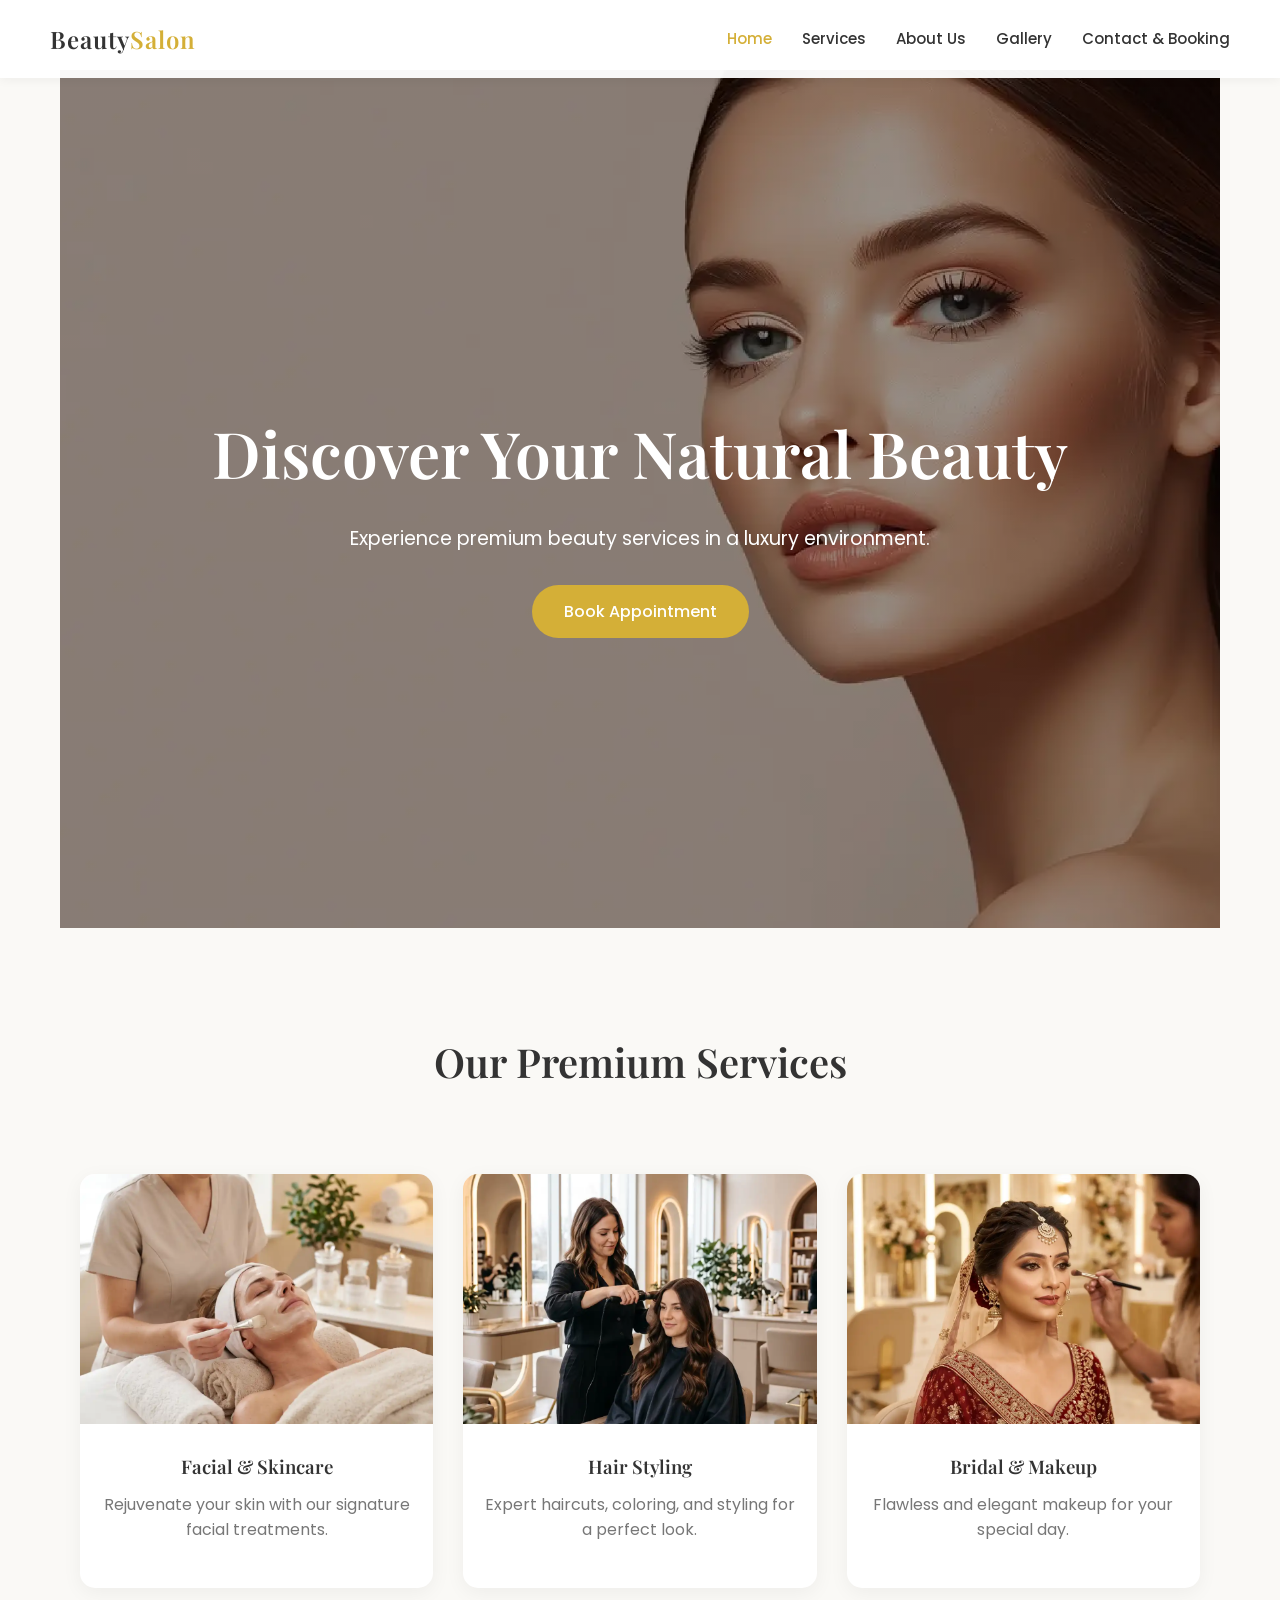
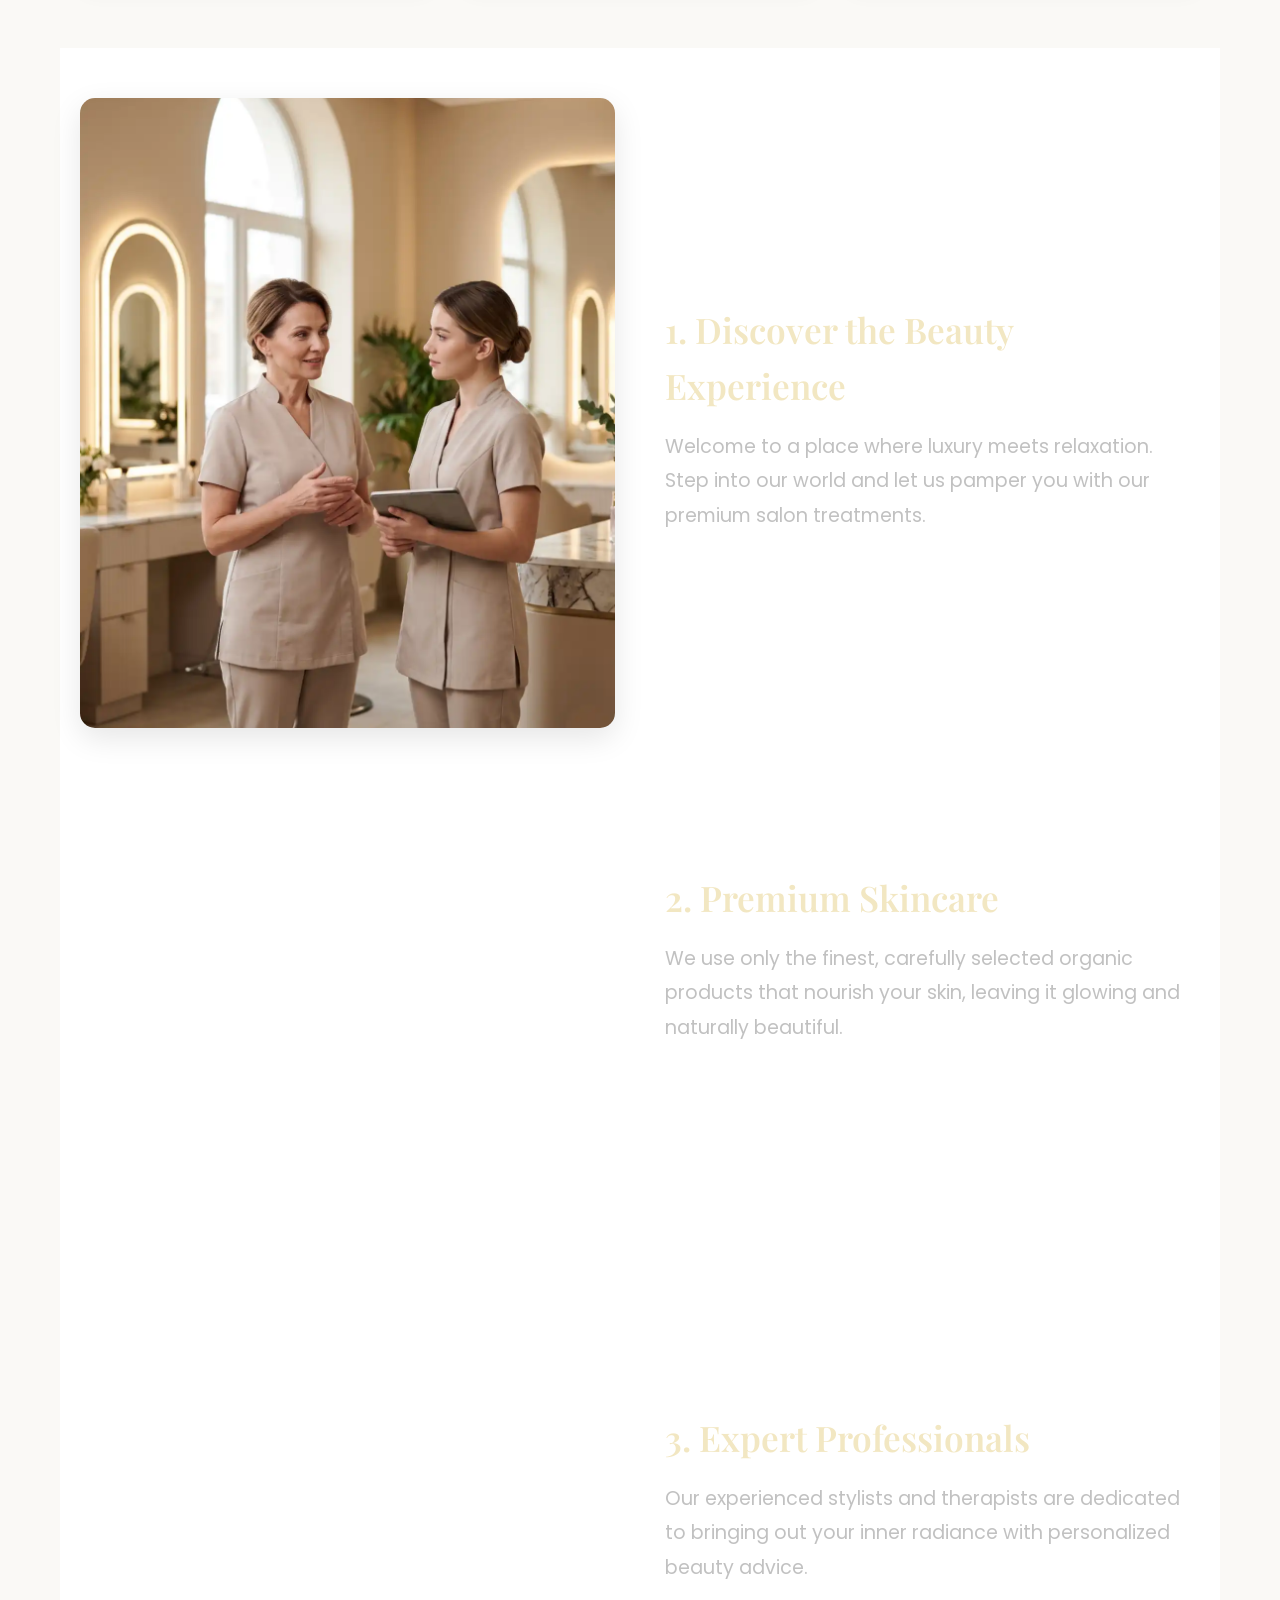
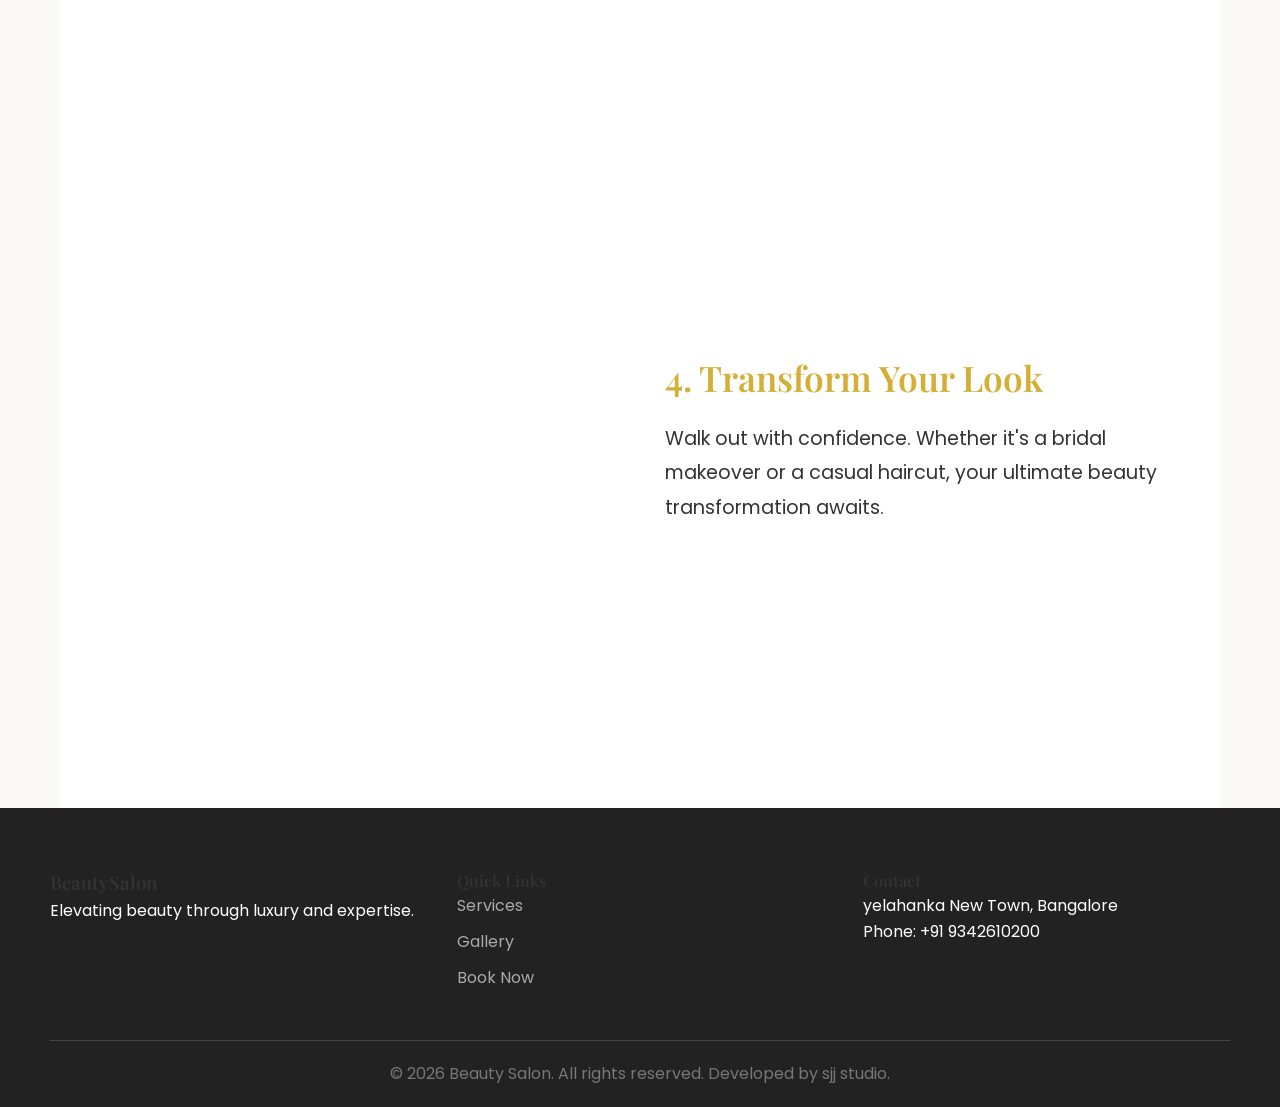
<file: index.html>
<!doctype html>
<html lang="en">
  <head>
    <meta charset="UTF-8" />
    <meta name="viewport" content="width=device-width, initial-scale=1.0" />
    <title>Luxury Beauty Parlour | Discover Your Natural Beauty</title>
    <!-- Google Fonts -->
    <link
      href="https://fonts.googleapis.com/css2?family=Playfair+Display:wght@400;600&family=Poppins:wght@300;400;500&display=swap"
      rel="stylesheet"
    />
    <!-- CSS Files -->
    <link rel="stylesheet" href="./css/style.css" />
    <link rel="stylesheet" href="./css/animations.css" />
    <link rel="stylesheet" href="./css/responsive.css" />
  </head>
  <body>
    <!-- Navigation -->
    <header class="navbar">
      <div class="logo">Beauty<span>Salon</span></div>
      <nav>
        <ul class="nav-links">
          <li><a href="index.html" class="active">Home</a></li>
          <li><a href="services.html">Services</a></li>
          <li><a href="about.html">About Us</a></li>
          <li><a href="gallery.html">Gallery</a></li>
          <li><a href="contact.html">Contact & Booking</a></li>
        </ul>
      </nav>
      <div class="hamburger"><span></span><span></span><span></span></div>
    </header>

    <main class="container">
    <!-- Hero Section (Parallax) -->
    <section class="hero parallax-bg">
      <div class="hero-content fade-in-up">
        <h1>Discover Your Natural Beauty</h1>
        <p>Experience premium beauty services in a luxury environment.</p>
        <a href="contact.html" class="btn btn-primary">Book Appointment</a>
      </div>
    </section>

    <!-- Featured Services (Scroll Reveal) -->
    <section class="featured-services reveal">
      <div class="container">
        <h2 class="section-title">Our Premium Services</h2>
        <div class="services-grid">
          <div class="service-card reveal-left">
            <img
              src="./assets/image/FacialSkincare.webp"
              alt="Facial Treatment"
            />
            <h3>Facial & Skincare</h3>
            <p>Rejuvenate your skin with our signature facial treatments.</p>
          </div>
          <div class="service-card reveal-up">
            <img
              src="./assets/image/HaircutHairstyling.webp"
              alt="Hair Styling"
            />
            <h3>Hair Styling</h3>
            <p>Expert haircuts, coloring, and styling for a perfect look.</p>
          </div>
          <div class="service-card reveal-right">
            <img
              src="./assets/image/BridalMakeup.webp"
              alt="Bridal Makeup"
            />
            <h3>Bridal & Makeup</h3>
            <p>Flawless and elegant makeup for your special day.</p>
          </div>
        </div>
      </div>
    </section>

   <!-- Scrollytelling Brand Story -->
    <section class="scrollytelling-section">
        <div class="scrollytelling-container">
            <!-- Sticky Visuals (ಎಡ ಭಾಗದಲ್ಲಿ ನಿಲ್ಲುವ ಫೋಟೋ) -->
            <div class="scrolly-visual">
                <img id="scrolly-image" src="./assets/image/TeamSectionBeautyProfessionals.webp" alt="Beauty Experience">
            </div>
            
            <!-- Scrollable Text Blocks (ಬಲ ಭಾಗದಲ್ಲಿ ಸ್ಕ್ರೋಲ್ ಆಗುವ ಟೆಕ್ಸ್ಟ್) -->
            <div class="scrolly-text">
                <div class="step" data-image="./assets/image/DiscovertheBeautyExperience.webp">
                    <h3>1. Discover the Beauty Experience</h3>
                    <p>Welcome to a place where luxury meets relaxation. Step into our world and let us pamper you with our premium salon treatments.</p>
                </div>
                <div class="step" data-image="./assets/image/FacialSkincare.webp">
                    <h3>2. Premium Skincare</h3>
                    <p>We use only the finest, carefully selected organic products that nourish your skin, leaving it glowing and naturally beautiful.</p>
                </div>
                <div class="step" data-image="./assets/image/ExpertProfessionals.webp">
                    <h3>3. Expert Professionals</h3>
                    <p>Our experienced stylists and therapists are dedicated to bringing out your inner radiance with personalized beauty advice.</p>
                </div>
                <div class="step" data-image="./assets/image/TransformYourLook.webp">
                    <h3>4. Transform Your Look</h3>
                    <p>Walk out with confidence. Whether it's a bridal makeover or a casual haircut, your ultimate beauty transformation awaits.</p>
                </div>
            </div>
        </div>
    </section>
</main>
    <!-- Footer -->
    <footer>
      <div class="footer-content">
        <div class="footer-info">
          <h3>BeautySalon</h3>
          <p>Elevating beauty through luxury and expertise.</p>
        </div>
        <div class="footer-links">
          <h4>Quick Links</h4>
          <a href="services.html">Services</a>
          <a href="gallery.html">Gallery</a>
          <a href="contact.html">Book Now</a>
        </div>
        <div class="footer-contact">
          <h4>Contact</h4>
          <p>yelahanka New Town, Bangalore</p>
          <p>Phone: +91 9342610200</p>
        </div>
      </div>
      <div class="copyright">
        <p>&copy; 2026 Beauty Salon. All rights reserved. Developed by <a href="https://www.facebook.com/share/14rMCecXwoW/?mibextid=wwXIfr">sjj studio</a>.</p>
      </div>
    </footer>

    <!-- JavaScript Files -->
    <script src="js/main.js"></script>
    <script src="js/animations.js"></script>
  </body>
</html>
</file>
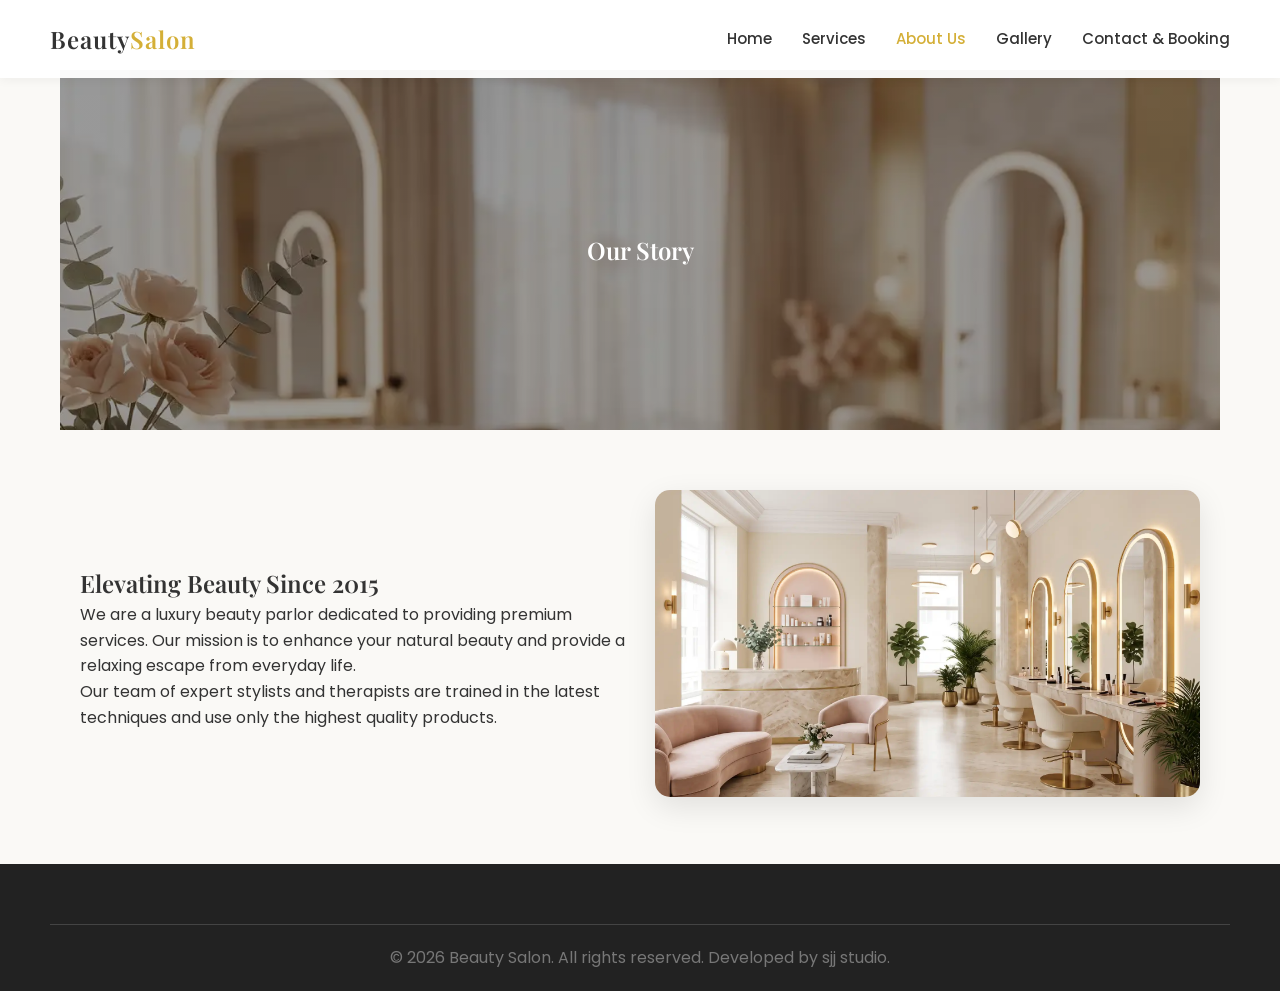
<file: about.html>
<!doctype html>
<html lang="en">
  <head>
    <meta charset="UTF-8" />
    <meta name="viewport" content="width=device-width, initial-scale=1.0" />
    <title>About Us | Luxury Beauty Parlour</title>
    <link
      href="https://fonts.googleapis.com/css2?family=Playfair+Display:wght@400;600&family=Poppins:wght@300;400;500&display=swap"
      rel="stylesheet"
    />
    <link rel="stylesheet" href="./css/style.css" />
    <link rel="stylesheet" href="./css/animations.css" />
    <link rel="stylesheet" href="./css/responsive.css" />
  </head>
  <body>
    <header class="navbar">
      <div class="logo">Beauty<span>Salon</span></div>
      <nav>
        <ul class="nav-links">
          <li><a href="index.html">Home</a></li>
          <li><a href="services.html">Services</a></li>
          <li><a href="about.html" class="active">About Us</a></li>
          <li><a href="gallery.html">Gallery</a></li>
          <li><a href="contact.html">Contact & Booking</a></li>
        </ul>
      </nav>
      <div class="hamburger"><span></span><span></span><span></span></div>
    </header>

    <main class="container">
      <section class="page-header parallax-bg">
        <h1 class="fade-in-up">Our Story</h1>
      </section>

      <section class="about-content container reveal">
        <div class="about-grid">
          <div class="about-text reveal-left">
            <h2>Elevating Beauty Since 2015</h2>
            <p>
              We are a luxury beauty parlor dedicated to providing premium
              services. Our mission is to enhance your natural beauty and
              provide a relaxing escape from everyday life.
            </p>
            <p>
              Our team of expert stylists and therapists are trained in the
              latest techniques and use only the highest quality products.
            </p>
          </div>
          <div class="about-image reveal-right">
            <img
              src="./assets/image/BeautyParlour Interior.webp"
              alt="Salon Interior"
            />
          </div>
        </div>
      </section>
    </main>
    <footer>
      <div class="copyright">
        <p>&copy; 2026 Beauty Salon. All rights reserved. Developed by <a href="https://www.facebook.com/share/14rMCecXwoW/?mibextid=wwXIfr">sjj studio</a>.</p>
      </div>
    </footer>

    <script src="js/main.js"></script>
    <script src="js/animations.js"></script>
  </body>
</html>
</file>
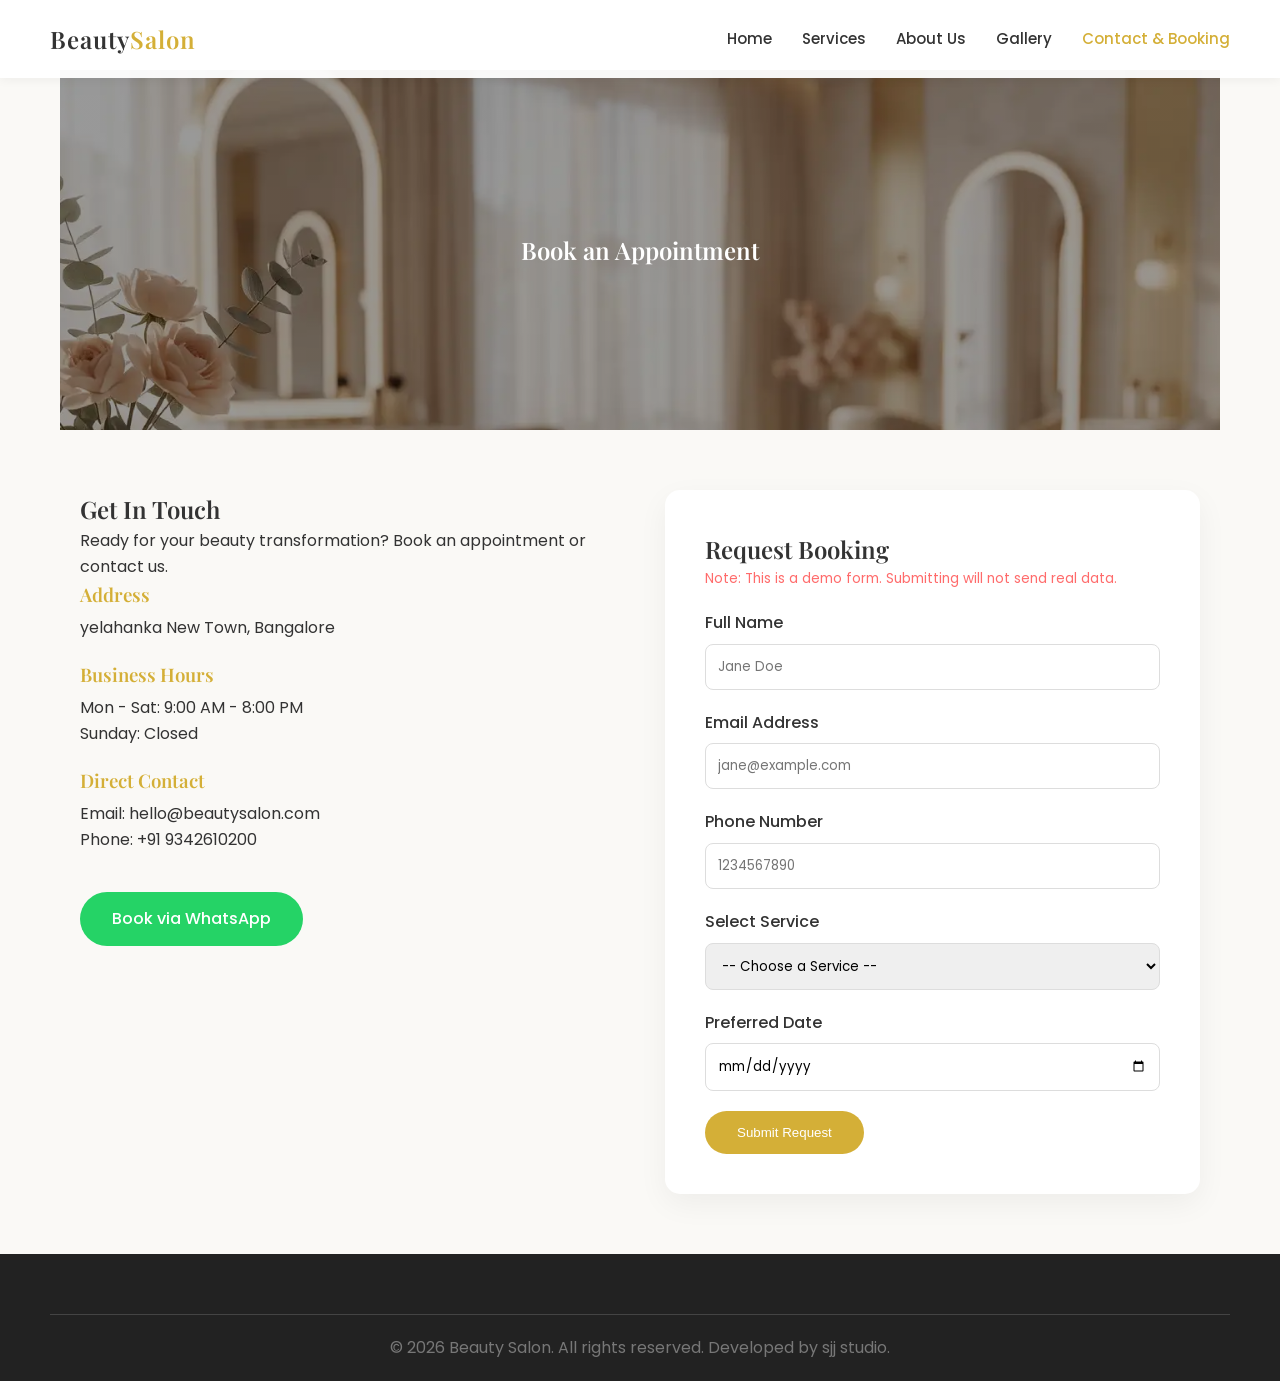
<file: contact.html>
<!doctype html>
<html lang="en">
  <head>
    <meta charset="UTF-8" />
    <meta name="viewport" content="width=device-width, initial-scale=1.0" />
    <title>Contact & Booking | Luxury Beauty Parlour</title>
    <link
      href="https://fonts.googleapis.com/css2?family=Playfair+Display:wght@400;600&family=Poppins:wght@300;400;500&display=swap"
      rel="stylesheet"
    />
    <link rel="stylesheet" href="./css/style.css" />
    <link rel="stylesheet" href="./css/animations.css" />
    <link rel="stylesheet" href="./css/responsive.css" />
  </head>
  <body>
    <header class="navbar">
      <div class="logo">Beauty<span>Salon</span></div>
      <nav>
        <ul class="nav-links">
          <li><a href="index.html">Home</a></li>
          <li><a href="services.html">Services</a></li>
          <li><a href="about.html">About Us</a></li>
          <li><a href="gallery.html">Gallery</a></li>
          <li><a href="contact.html" class="active">Contact & Booking</a></li>
        </ul>
      </nav>
      <div class="hamburger"><span></span><span></span><span></span></div>
    </header>

    <main class="container">
      <section class="page-header parallax-bg">
        <h1 class="fade-in-up">Book an Appointment</h1>
      </section>

      <section class="contact-section container reveal">
        <div class="contact-grid">
          <div class="contact-info reveal-left">
            <h2>Get In Touch</h2>
            <p>
              Ready for your beauty transformation? Book an appointment or
              contact us.
            </p>
            <div class="info-block">
              <h3>Address</h3>
              <p>yelahanka New Town, Bangalore</p>
            </div>
            <div class="info-block">
              <h3>Business Hours</h3>
              <p>Mon - Sat: 9:00 AM - 8:00 PM<br />Sunday: Closed</p>
            </div>
            <div class="info-block">
              <h3>Direct Contact</h3>
              <p>Email: hello@beautysalon.com<br />Phone: +91 9342610200</p>
            </div>
            <a
              href="https://wa.me/919342610200"
              target="_blank"
              class="btn btn-whatsapp"
              >Book via WhatsApp</a
            >
          </div>

          <div class="booking-form reveal-right">
            <h2>Request Booking</h2>
            <p class="form-notice">
              Note: This is a demo form. Submitting will not send real data.
            </p>
            <form id="appointmentForm">
              <div class="input-group">
                <label for="name">Full Name</label>
                <input type="text" id="name" required placeholder="Jane Doe" />
              </div>
              <div class="input-group">
                <label for="email">Email Address</label>
                <input
                  type="email"
                  id="email"
                  required
                  placeholder="jane@example.com"
                />
              </div>
              <div class="input-group">
                <label for="phone">Phone Number</label>
                <input
                  type="tel"
                  id="phone"
                  required
                  placeholder="1234567890"
                />
              </div>
              <div class="input-group">
                <label for="service">Select Service</label>
                <select id="service" required>
                  <option value="">-- Choose a Service --</option>
                  <option value="haircut">Haircut & Styling</option>
                  <option value="coloring">Hair Coloring</option>
                  <option value="facial">Facial & Skincare</option>
                  <option value="bridal">Bridal Makeup</option>
                </select>
              </div>
              <div class="input-group">
                <label for="date">Preferred Date</label>
                <input type="date" id="date" required />
              </div>
              <button type="submit" class="btn btn-primary">
                Submit Request
              </button>
              <div id="formMessage" class="hidden"></div>
            </form>
          </div>
        </div>
      </section>
    </main>
    <footer>
      <div class="copyright">
        <p>&copy; 2026 Beauty Salon. All rights reserved. Developed by <a href="https://www.facebook.com/share/14rMCecXwoW/?mibextid=wwXIfr">sjj studio</a>.</p>
      </div>
    </footer>

    <script src="js/main.js"></script>
    <script src="js/animations.js"></script>
    <script src="js/booking.js"></script>
  </body>
</html>
</file>
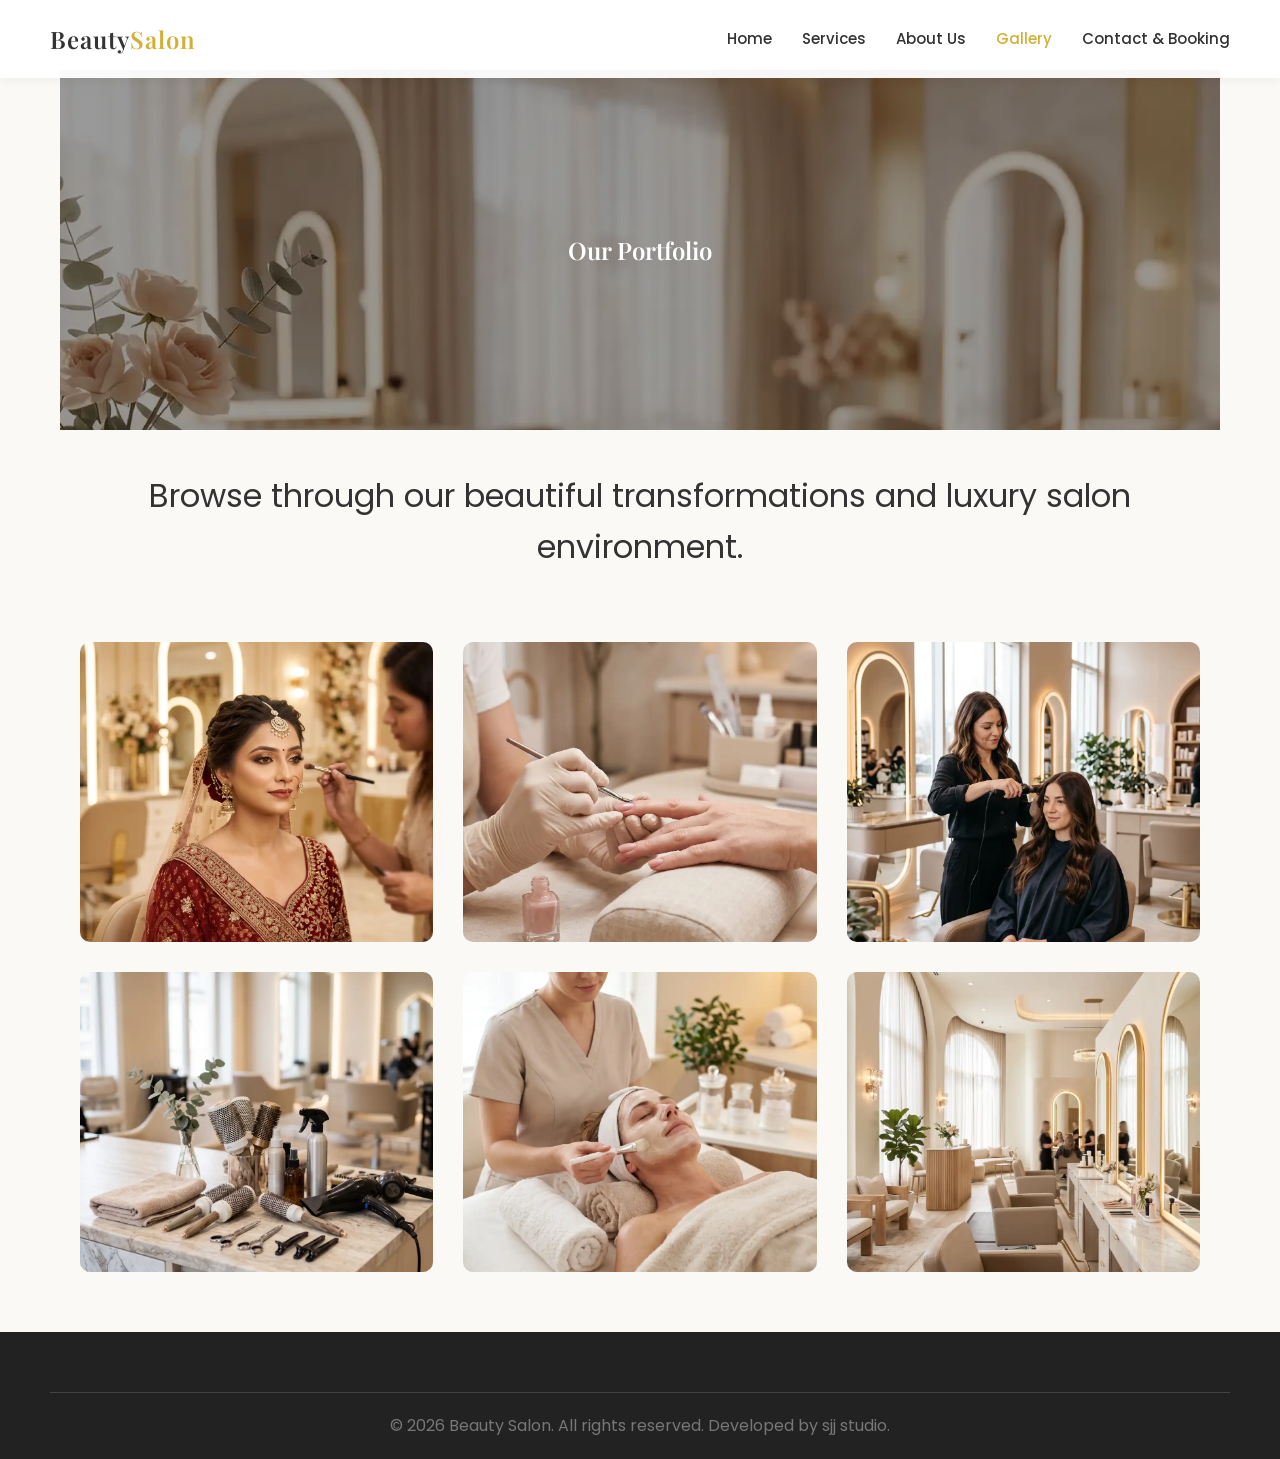
<file: gallery.html>
<!doctype html>
<html lang="en">
  <head>
    <meta charset="UTF-8" />
    <meta name="viewport" content="width=device-width, initial-scale=1.0" />
    <title>Gallery | Luxury Beauty Parlour</title>
    <link
      href="https://fonts.googleapis.com/css2?family=Playfair+Display:wght@400;600&family=Poppins:wght@300;400;500&display=swap"
      rel="stylesheet"
    />
    <link rel="stylesheet" href="./css/style.css" />
    <link rel="stylesheet" href="./css/animations.css" />
    <link rel="stylesheet" href="./css/responsive.css" />
  </head>
  <body>
    <header class="navbar">
      <div class="logo">Beauty<span>Salon</span></div>
      <nav>
        <ul class="nav-links">
          <li><a href="index.html">Home</a></li>
          <li><a href="services.html">Services</a></li>
          <li><a href="about.html">About Us</a></li>
          <li><a href="gallery.html" class="active">Gallery</a></li>
          <li><a href="contact.html">Contact & Booking</a></li>
        </ul>
      </nav>
      <div class="hamburger"><span></span><span></span><span></span></div>
    </header>
    <main class="container">
    <section class="page-header parallax-bg">
      <h1 class="fade-in-up">Our Portfolio</h1>
    </section>

    <section class="gallery-section container reveal">
      <p class="text-center gallery-description">
        Browse through our beautiful transformations and luxury salon
        environment.
      </p>
      <div class="gallery-grid">
        <img
          src="./assets/image/BridalMakeup.webp"
          alt="Makeup"
          class="reveal-up"
        />
        <img
          src="./assets/image/ManicurePedicure.webp"
          alt="Manicure"
          class="reveal-up"
        />
        <img
          src="./assets/image/HaircutHairstyling.webp"
          alt="Hair styling"
          class="reveal-up"
        />
        <img
          src="./assets/image/SalonTools.webp"
          alt="Salon tools"
          class="reveal-up"
        />
        <img
          src="./assets/image/FacialSkincare.webp"
          alt="Bridal makeup"
          class="reveal-up"
        />
        <img
          src="./assets/image/SalonInterior.webp"
          alt="Salon interior"
          class="reveal-up"
        />
      </div>
    </section>
</main>
    <footer>
      <div class="copyright">
        <p>&copy; 2026 Beauty Salon. All rights reserved. Developed by <a href="https://www.facebook.com/share/14rMCecXwoW/?mibextid=wwXIfr">sjj studio</a>.</p>
      </div>
    </footer>

    <!-- Lightbox Modal (ಚಿತ್ರವನ್ನು ದೊಡ್ಡದಾಗಿ ತೋರಿಸಲು) -->
    <div id="lightbox" class="lightbox">
        <span class="close-lightbox">&times;</span>
        <img class="lightbox-content" id="lightbox-img">
    </div>

    <script src="js/main.js"></script>
    <script src="js/animations.js"></script>
  </body>
</html>
</file>
<file: css/style.css>
/* --- CSS Variables for Theme Colors --- */
:root {
  --primary-color: #d4af37;
  /* Subtle Gold */
  --secondary-color: #f7e8e8;
  /* Blush Pink */
  --bg-color: #faf9f6;
  /* Cream/Off-white */
  --text-dark: #333333;
  --text-light: #777777;
  --white: #ffffff;
}

/* --- Base & Reset --- */
* {
  margin: 0;
  padding: 0;
  box-sizing: border-box;
}

body {
  font-family: 'Poppins', sans-serif;
  background-color: var(--bg-color);
  color: var(--text-dark);
  line-height: 1.6;
  overflow-x: hidden;
}

h1,
h2,
h3,
h4,
h5,
h6 {
  font-family: 'Playfair Display', serif;
  font-weight: 600;
  color: var(--text-dark);
}

a {
  text-decoration: none;
  color: inherit;
}

ul {
  list-style: none;
}

.container {
  max-width: 1200px;
  margin: 0 auto;
  padding: 0 20px;
}

.text-center {
  text-align: center;
  margin-bottom: 20px;
}


/* --- Navigation Bar --- */
.navbar {
  display: flex;
  justify-content: space-between;
  align-items: center;
  padding: 20px 50px;
  background-color: rgba(255, 255, 255, 0.95);
  position: fixed;
  width: 100%;
  top: 0;
  z-index: 1000;
  box-shadow: 0 2px 10px rgba(0, 0, 0, 0.05);
}

.logo {
  font-family: 'Playfair Display', serif;
  font-size: 24px;
  font-weight: 600;
  letter-spacing: 1px;
}

.logo span {
  color: var(--primary-color);
}

.nav-links {
  display: flex;
  gap: 30px;
}

.nav-links li a {
  font-size: 15px;
  font-weight: 500;
  transition: color 0.3s ease;
}

.nav-links li a:hover,
.nav-links li a.active {
  color: var(--primary-color);
}

.hamburger {
  display: none;
  cursor: pointer;
}

.hamburger span {
  display: block;
  width: 25px;
  height: 3px;
  background-color: var(--text-dark);
  margin: 5px 0;
  transition: 0.3s;
}

/* --- Buttons --- */
.btn {
  display: inline-block;
  padding: 12px 30px;
  border-radius: 30px;
  font-weight: 500;
  cursor: pointer;
  transition: all 0.3s ease;
  border: 2px solid transparent;
}

.btn-primary {
  background-color: var(--primary-color);
  color: var(--white);
}

.btn-primary:hover {
  background-color: #b8962e;
}

.btn-outline {
  background-color: transparent;
  border-color: var(--primary-color);
  color: var(--primary-color);
}

.btn-outline:hover {
  background-color: var(--primary-color);
  color: var(--white);
}

.btn-whatsapp {
  background-color: #25D366;
  color: var(--white);
  margin-top: 20px;
}

/* --- Hero Section & Headers --- */
.hero {
  height: 100vh;
  display: flex;
  align-items: center;
  justify-content: center;
  text-align: center;
   background-image: linear-gradient(rgba(0, 0, 0, 0.4), rgba(0, 0, 0, 0.4)), url('../assets/image/MainBannerImage.webp');
  color: var(--white);
  margin-top: 70px;
  background-size: cover;
  background-position: center;
  background-repeat: no-repeat;
}

.hero h1 {
  font-size: 4rem;
  color: var(--white);
  margin-bottom: 20px;
}

.hero p {
  font-size: 1.2rem;
  margin-bottom: 30px;
}

.page-header {
  height: 40vh;
  display: flex;
  align-items: center;
  justify-content: center;
  background-image: linear-gradient(rgba(0, 0, 0, 0.4), rgba(0, 0, 0, 0.4)), url('../assets/image/servicesPageMainBG.webp');
  color: var(--white);
  margin-top: 70px;
  background-size: cover;
  background-position: center;
  background-repeat: no-repeat;

}

/* --- Grid Layouts (Services, Gallery, Contact) --- */
.services-grid,
.gallery-grid,
.contact-grid,
.about-grid {
  display: grid;
  gap: 30px;
  padding: 60px 0;
}

.services-grid {
  grid-template-columns: repeat(3, 1fr);
}

.gallery-grid {
  grid-template-columns: repeat(3, 1fr);
}

.about-grid {
  grid-template-columns: 1fr 1fr;
  align-items: center;
}

.contact-grid {
  grid-template-columns: 1fr 1fr;
  gap: 50px;
}

.section-title {
  text-align: center;
  font-size: 2.5rem;
  margin: 60px 0 20px;
}

/* --- Service Cards --- */
.service-card {
  background: var(--white);
  border-radius: 15px;
  overflow: hidden;
  box-shadow: 0 5px 20px rgba(0, 0, 0, 0.05);
  text-align: center;
  padding-bottom: 30px;
}

.service-card img {
  width: 100%;
  height: 250px;
  object-fit: cover;
}

.service-card h3 {
  margin: 20px 0 10px;
}

.service-card p {
  color: var(--text-light);
  padding: 0 20px;
  margin-bottom: 15px;
}

.service-card .price {
  font-weight: 600;
  color: var(--primary-color);
  font-size: 1.2rem;
}

/* --- Story & About Section --- */
.story-section {
  padding: 100px 20px;
  background-image: linear-gradient(rgba(247, 232, 232, 0.9), rgba(247, 232, 232, 0.9)), url('https://images.unsplash.com/photo-1522337660859-02fbefca4702?auto=format&fit=crop&w=1920&q=80');
  text-align: center;
}

.story-content {
  max-width: 800px;
  margin: 0 auto;
}

.story-content h2 {
  margin-bottom: 20px;
  font-size: 2.5rem;
}

.story-content p {
  margin-bottom: 30px;
  color: var(--text-dark);
}

.about-image img {
  width: 100%;
  border-radius: 15px;
  box-shadow: 0 10px 30px rgba(0, 0, 0, 0.1);
}

/* --- Gallery Images --- */
.gallery-grid img {
  width: 100%;
  height: 300px;
  object-fit: cover;
  border-radius: 10px;
}

/* --- Contact Form --- */
.info-block {
  margin-bottom: 20px;
}

.info-block h3 {
  margin-bottom: 5px;
  color: var(--primary-color);
}

.booking-form {
  background: var(--white);
  padding: 40px;
  border-radius: 15px;
  box-shadow: 0 10px 30px rgba(0, 0, 0, 0.05);
}

.form-notice {
  font-size: 0.85rem;
  color: #ff6b6b;
  margin-bottom: 20px;
}

.input-group {
  margin-bottom: 20px;
}

.input-group label {
  display: block;
  margin-bottom: 8px;
  font-weight: 500;
}

.input-group input,
.input-group select {
  width: 100%;
  padding: 12px;
  border: 1px solid #ddd;
  border-radius: 8px;
  font-family: inherit;
}

/* --- Footer --- */
footer {
  background-color: #222;
  color: #fff;
  padding: 60px 50px 20px;
}

.footer-content {
  display: grid;
  grid-template-columns: repeat(3, 1fr);
  gap: 40px;
  margin-bottom: 40px;
}

.footer-links a {
  display: block;
  color: #aaa;
  margin-bottom: 10px;
}

.footer-links a:hover {
  color: var(--primary-color);
}

.copyright {
  text-align: center;
  border-top: 1px solid #444;
  padding-top: 20px;
  color: #777;
}

.hidden {
  display: none;
}

/* --- Scrollytelling Section --- */
.scrollytelling-section {
  background-color: var(--white);
  padding: 50px 20px;
}

.scrollytelling-container {
  display: flex;
  max-width: 1200px;
  margin: 0 auto;
  gap: 50px;
  position: relative;
}

.scrolly-visual {
  flex: 1;
  position: sticky;
  top: 100px;
  /* ಪುಟದ ಮೇಲ್ಭಾಗದಿಂದ 100px ಜಾಗ ಬಿಟ್ಟು ನಿಲ್ಲುತ್ತದೆ */
  height: 70vh;
  display: flex;
  align-items: center;
}

.scrolly-visual img {
  width: 100%;
  height: 100%;
  object-fit: cover;
  border-radius: 15px;
  transition: opacity 0.4s ease-in-out;
  box-shadow: 0 10px 30px rgba(0, 0, 0, 0.1);
}

.scrolly-text {
  flex: 1;
  padding: 50px 0;
}

.step {
  min-height: 60vh;
  /* ಸ್ಕ್ರೋಲ್ ಮಾಡಲು ಸಾಕಷ್ಟು ಜಾಗ ಕೊಡುತ್ತದೆ */
  display: flex;
  flex-direction: column;
  justify-content: center;
  opacity: 0.3;
  /* ಮೊದಲಿಗೆ ಮಸುಕಾಗಿರುತ್ತದೆ */
  transition: opacity 0.5s ease;
}

.step.active-step {
  opacity: 1;
  /* ನೀವು ಓದುತ್ತಿರುವ ಟೆಕ್ಸ್ಟ್ ಹೈಲೈಟ್ ಆಗುತ್ತದೆ */
}

.step h3 {
  font-size: 2.2rem;
  color: var(--primary-color);
  margin-bottom: 15px;
}

.step p {
  font-size: 1.2rem;
  line-height: 1.8;
}


/* --- Gallery Lightbox Styles --- */
.lightbox {
  display: none;
  /* ಆರಂಭದಲ್ಲಿ ಮರೆಯಾಗಿರುತ್ತದೆ */
  position: fixed;
  z-index: 2000;
  /* ಎಲ್ಲದಕ್ಕಿಂತ ಮೇಲ್ಭಾಗದಲ್ಲಿ ಬರುತ್ತದೆ */
  padding-top: 80px;
  left: 0;
  top: 0;
  width: 100%;
  height: 100%;
  background-color: rgba(0, 0, 0, 0.9);
  opacity: 0;
  transition: opacity 0.3s ease;
}

.lightbox.show {
  display: block;
  opacity: 1;
}

.lightbox-content {
  margin: auto;
  display: block;
  max-width: 90%;
  max-height: 80vh;
  border-radius: 10px;
  box-shadow: 0 5px 30px rgba(255, 255, 255, 0.15);
  transform: scale(0.8);
  transition: transform 0.3s ease;
}

.lightbox.show .lightbox-content {
  transform: scale(1);
  /* ಮೃದುವಾಗಿ ಜೂಮ್ ಆಗುತ್ತದೆ */
}

.close-lightbox {
  position: absolute;
  top: 30px;
  right: 40px;
  color: #fff;
  font-size: 50px;
  font-weight: 300;
  cursor: pointer;
  transition: color 0.3s ease;
}

.close-lightbox:hover {
  color: var(--primary-color);
}

.fade-in-up {
  color: var(--white);
}

.gallery-description {
  font-size: 2rem;
  color: var(--text-dark);
  margin: 40px 0px 10px 0px;
}
</file>
<file: css/animations.css>
/* --- Parallax Scrolling Effect --- */
.parallax-bg {
  background-attachment: fixed;
  background-position: center;
  background-repeat: no-repeat;
  background-size: cover;
}

/* --- Hover Effects --- */
.service-card,
.gallery-grid img {
  transition: transform 0.4s ease, box-shadow 0.4s ease;
}

.service-card:hover {
  transform: translateY(-10px);
  box-shadow: 0 15px 30px rgba(0, 0, 0, 0.1);
}

.gallery-grid img:hover {
  transform: scale(1.03);
  cursor: pointer;
}

/* --- Scroll Reveal Animations (Hidden by default) --- */
.reveal,
.reveal-up,
.reveal-left,
.reveal-right,
.fade-in-up {
  opacity: 0;
  visibility: hidden;
  transition: all 0.8s cubic-bezier(0.5, 0, 0, 1);
}

.reveal-up,
.fade-in-up {
  transform: translateY(50px);
}

.reveal-left {
  transform: translateX(-50px);
}

.reveal-right {
  transform: translateX(50px);
}

/* --- Active State (Triggered by JavaScript) --- */
.reveal.active,
.reveal-up.active,
.reveal-left.active,
.reveal-right.active,
.fade-in-up.active {
  opacity: 1;
  visibility: visible;
  transform: translate(0, 0);
}

/* Add a slight delay for staggered elements like service cards */
.services-grid .service-card:nth-child(1) {
  transition-delay: 0.1s;
}

.services-grid .service-card:nth-child(2) {
  transition-delay: 0.3s;
}

.services-grid .service-card:nth-child(3) {
  transition-delay: 0.5s;
}

/* --- Accessibility: Respect user motion preferences --- */
@media (prefers-reduced-motion: reduce) {

  *,
  ::before,
  ::after {
    animation-duration: 0.01ms !important;
    animation-iteration-count: 1 !important;
    transition-duration: 0.01ms !important;
    scroll-behavior: auto !important;
  }

  .parallax-bg {
    background-attachment: scroll;
    /* Disable parallax */
  }
}
</file>
<file: css/responsive.css>
/* --- Tablets (Max width: 992px) --- */
@media (max-width: 992px) {

  .services-grid,
  .gallery-grid {
    grid-template-columns: repeat(2, 1fr);
  }

  .about-grid,
  .contact-grid {
    grid-template-columns: 1fr;
    gap: 30px;
  }

  .hero h1 {
    font-size: 3rem;
  }
   .hero{
    background-image: linear-gradient(rgba(0, 0, 0, 0.4), rgba(0, 0, 0, 0.4)), url('../assets/image/MainBannerImageM.webp');
    padding: 0px 20px;
   }

  .footer-content {
    grid-template-columns: repeat(2, 1fr);
  }

  /* --- Mobile Scrollytelling Clean Effect --- */
  .scrollytelling-container {
    flex-direction: column;
    gap: 10px;
  }

  /* ಫೋಟೋವನ್ನು ಮೊಬೈಲ್‌ನ ಮೇಲ್ಭಾಗದಲ್ಲಿ ಸ್ಟಿಕಿ ಆಗಿ ನಿಲ್ಲಿಸುವುದು */
  .scrolly-visual {
    position: sticky;
    top: 70px;
    /* ನ್ಯಾವಿಗೇಶನ್ ಮೆನು ಕೆಳಗೆ ನಿಲ್ಲುತ್ತದೆ */
    height: 40vh;
    /* ಮೊಬೈಲ್ ಸ್ಕ್ರೀನ್‌ಗೆ ತಕ್ಕಂತೆ ಎತ್ತರ */
    margin-bottom: 20px;
    z-index: 10;
    /* ಟೆಕ್ಸ್ಟ್ ಹಿಂದಕ್ಕೆ ಹೋಗದಂತೆ ಕಾಪಾಡುತ್ತದೆ */
    background-color: var(--white);
    padding-top: 10px;
  }
  .page-header {
    background-image: linear-gradient(rgba(0, 0, 0, 0.4), rgba(0, 0, 0, 0.4)), url('../assets/image/servicesPageMainBGm.webp');
    padding: 0px 20px;
  }
  .gallery-description{
    font-size: 1rem;
  }

  .step {
    min-height: 60vh;
    /* ಮೊಬೈಲ್‌ನಲ್ಲಿ ಸ್ಕ್ರೋಲ್ ಆಗಲು ಸಾಕಷ್ಟು ಜಾಗ */
    padding: 20px 0;
    opacity: 0.4;
    /* ಓದದಿರುವ ಟೆಕ್ಸ್ಟ್ ಮಸುಕಾಗಿರಲಿ */
    transition: opacity 0.5s ease;
  }

  .step.active-step {
    opacity: 1;
    /* ಸ್ಕ್ರೋಲ್ ಮಾಡಿದಾಗ ಓದುತ್ತಿರುವ ಟೆಕ್ಸ್ಟ್ ಹೈಲೈಟ್ ಆಗುತ್ತದೆ */
  }

}

/* --- Mobile Phones (Max width: 768px) --- */
@media (max-width: 768px) {
  /* --- Mobile Phones (Max width: 768px) --- */
  @media (max-width: 768px) {
    .navbar {
      padding: 15px 20px;
    }

    .hamburger {
      display: block;
      z-index: 1002;
      /* ಮೆನು ಮೇಲ್ಭಾಗದಲ್ಲಿ ಬರಲು */
    }

    /* ಹ್ಯಾಂಬರ್ಗರ್ ಮೆನು 'X' ಆಗಿ ಬದಲಾಗುವ ಅನಿಮೇಷನ್ */
    .hamburger.toggle span:nth-child(1) {
      transform: rotate(-45deg) translate(-5px, 6px);
    }

    .hamburger.toggle span:nth-child(2) {
      opacity: 0;
    }

    .hamburger.toggle span:nth-child(3) {
      transform: rotate(45deg) translate(-5px, -6px);
    }

    /* ಪ್ರೀಮಿಯಂ ಮೊಬೈಲ್ ಮೆನು ವಿನ್ಯಾಸ */
    .nav-links {
      position: fixed;
      /* Absolute ಬದಲು fixed ಬಳಸಿದರೆ ಕ್ಲೀನ್ ಆಗಿರುತ್ತದೆ */
      top: 0;
      right: -100%;
      width: 75%;
      /* ಸ್ಕ್ರೀನ್‌ನ 75% ಜಾಗ ತೆಗೆದುಕೊಳ್ಳುತ್ತದೆ */
      height: 100vh;
      background-color: var(--white);
      flex-direction: column;
      align-items: center;
      justify-content: center;
      transition: right 0.4s cubic-bezier(0.4, 0, 0.2, 1);
      /* ಸ್ಮೂತ್ ಸ್ಲೈಡಿಂಗ್ */
      box-shadow: -10px 0 30px rgba(0, 0, 0, 0.1);
      z-index: 1001;
    }

    .nav-links.nav-active {
      right: 0;
    }

    .nav-links li {
      margin: 25px 0;
      /* ಲಿಂಕ್‌ಗಳ ನಡುವೆ ಉತ್ತಮ ಅಂತರ */
    }

    .nav-links li a {
      font-size: 1.2rem;
      /* ಮೊಬೈಲ್‌ನಲ್ಲಿ ಓದಲು ಸುಲಭವಾಗಲು ದೊಡ್ಡ ಅಕ್ಷರ */
    }

    .services-grid,
    .gallery-grid {
      grid-template-columns: 1fr;
    }

    .hero h1 {
      font-size: 2.2rem;
    }

    .hero p {
      font-size: 1rem;
    }

    .section-title {
      font-size: 2rem;
    }

    .footer-content {
      grid-template-columns: 1fr;
      text-align: center;
    }
  }

  /* Disable parallax on mobile for better scrolling performance */
  .parallax-bg {
    /* background-attachment: scroll; */
    background-position: center 0px;
    background-repeat: no-repeat;
    background-size: cover;
  }
}
</file>
